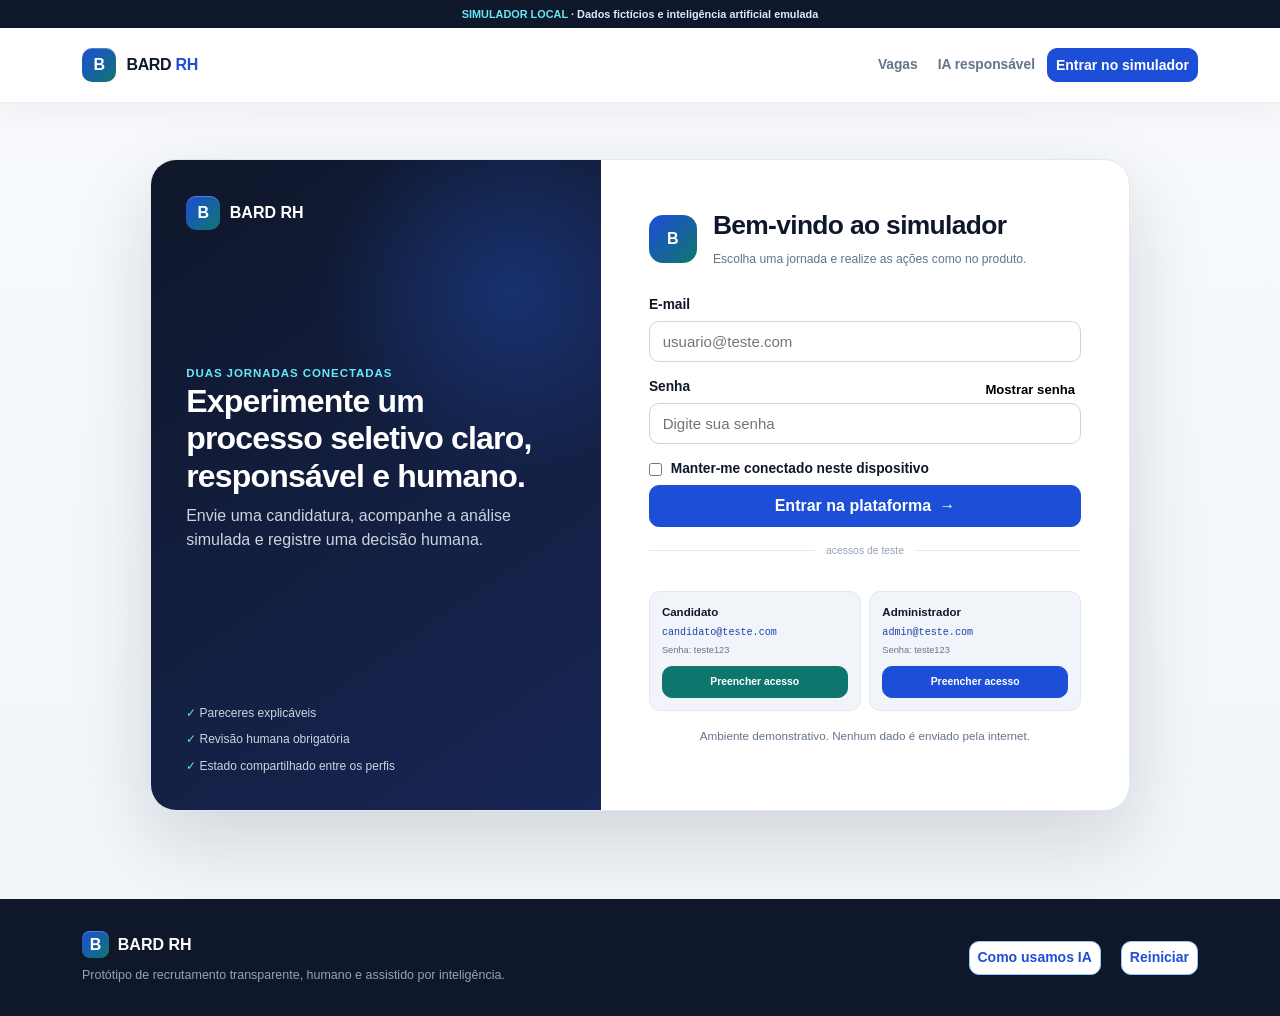
<file: index.html>
<!doctype html>
<html lang="pt-BR">
<head>
    <meta charset="utf-8">
    <meta name="viewport" content="width=device-width, initial-scale=1">
    <meta name="theme-color" content="#0f172a">
    <meta name="description" content="Simulador interativo das jornadas do candidato e do administrador no BARD RH.">
    <title>Simulador de jornadas — BARD RH</title>
    <link rel="stylesheet" href="vendor/bootstrap/bootstrap.min.css?v=5.3.8">
    <link rel="stylesheet" href="css/base.css?v=20260816-bootstrap">
    <link rel="stylesheet" href="css/simulador.css?v=2">
</head>
<body>
    <a href="#conteudo" class="skip-link">Pular para o conteúdo</a>
    <div id="app" aria-live="polite"></div>

    <div class="modal fade" id="appModal" tabindex="-1" aria-labelledby="appModalTitle" aria-hidden="true">
        <div class="modal-dialog modal-dialog-centered modal-lg">
            <div class="modal-content">
                <div class="modal-header">
                    <h2 class="modal-title fs-5" id="appModalTitle">Confirmação</h2>
                    <button type="button" class="btn-close" data-bs-dismiss="modal" aria-label="Fechar"></button>
                </div>
                <div class="modal-body" id="appModalBody"></div>
                <div class="modal-footer" id="appModalFooter"></div>
            </div>
        </div>
    </div>

    <div class="toast-container position-fixed bottom-0 end-0 p-3" id="toastRegion" aria-live="polite" aria-atomic="true"></div>

    <script src="vendor/bootstrap/bootstrap.bundle.min.js?v=5.3.8"></script>
    <script src="js/data.js?v=2"></script>
    <script src="js/state.js?v=2"></script>
    <script src="js/router.js?v=2"></script>
    <script src="js/views.js?v=2"></script>
    <script src="js/app.js?v=2"></script>
</body>
</html>
</file>
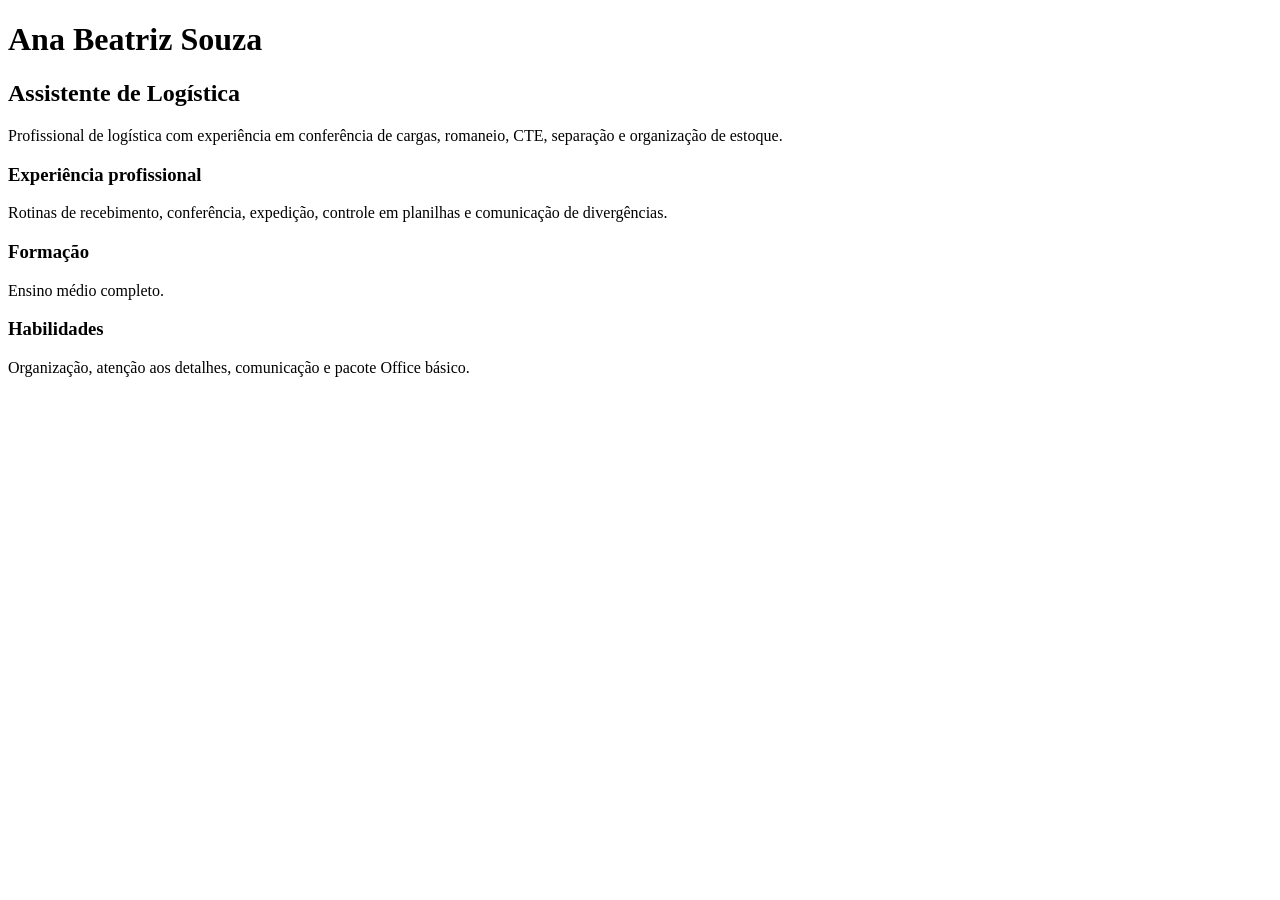
<file: assets/curriculo-ana-beatriz-souza.html>
<!doctype html>
<html lang="pt-BR">
<head><meta charset="utf-8"><title>Currículo demonstrativo — Ana Beatriz Souza</title></head>
<body>
<main>
    <h1>Ana Beatriz Souza</h1>
    <h2>Assistente de Logística</h2>
    <p>Profissional de logística com experiência em conferência de cargas, romaneio, CTE, separação e organização de estoque.</p>
    <h3>Experiência profissional</h3>
    <p>Rotinas de recebimento, conferência, expedição, controle em planilhas e comunicação de divergências.</p>
    <h3>Formação</h3><p>Ensino médio completo.</p>
    <h3>Habilidades</h3><p>Organização, atenção aos detalhes, comunicação e pacote Office básico.</p>
</main>
</body>
</html>
</file>
<file: css/simulador.css>
:root {
    --sim-navy: #0f172a;
    --sim-blue: #1d4ed8;
    --sim-teal: #0f766e;
    --sim-border: #e2e8f0;
    --sim-muted: #64748b;
}

body { min-width: 320px; overflow-x: hidden; }
#app { min-height: 100vh; display: flex; flex-direction: column; }
.sim-main { flex: 1; width: 100%; padding: 2rem 0 4rem; }
.sim-main:has(.auth-shell) { display: grid; align-items: center; }
.sim-demo-ribbon { padding: .38rem 1rem; color: #dbeafe; background: var(--sim-navy); text-align: center; overflow-wrap: anywhere; font-size: .68rem; font-weight: 700; }
.sim-demo-ribbon strong { color: #67e8f9; }
.sim-nav-button { border: 0; background: transparent; }
.sim-unread { min-width: 18px; height: 18px; display: inline-grid; place-items: center; border-radius: 999px; color: #fff; background: #dc2626; font-size: .58rem; }

.sim-guide { margin-bottom: 1rem; padding: 1rem 1.15rem; display: grid; grid-template-columns: auto minmax(0,1fr) auto; align-items: center; gap: 1rem; border: 1px solid #bfdbfe; border-radius: 16px; background: linear-gradient(135deg,#fff,#eff6ff); box-shadow: var(--shadow); }
.sim-guide-index { width: 44px; height: 44px; display: grid; place-items: center; border-radius: 13px; color: #fff; background: linear-gradient(135deg,var(--blue),var(--teal)); font-weight: 850; }
.sim-guide-copy { min-width: 0; }
.sim-guide-copy small,.sim-guide-copy strong,.sim-guide-copy span { display: block; }
.sim-guide-copy small { color: var(--blue); font-size: .62rem; font-weight: 850; letter-spacing: .06em; text-transform: uppercase; }
.sim-guide-copy strong { margin: .12rem 0; color: var(--navy); font-size: .84rem; }
.sim-guide-copy span { color: var(--muted); font-size: .72rem; }
.sim-guide-progress { height: 5px; margin-top: .55rem; overflow: hidden; border-radius: 5px; background: #dbeafe; }
.sim-guide-progress i { height: 100%; display: block; border-radius: inherit; background: linear-gradient(90deg,var(--blue),var(--teal)); transition: width .3s ease; }
.sim-guide-actions { display: flex; gap: .4rem; }
.sim-guide-mini { margin-bottom: 1rem; display: flex; justify-content: flex-end; }

.sim-login-wrap { width: 100%; min-width: 0; }
.sim-login-wrap .auth-shell { width: 100%; max-width: 980px; min-width: 0; margin: 1.5rem auto; }
.sim-login-wrap .auth-panel,.sim-login-wrap .auth-heading>div,.sim-login-wrap .auth-form,.sim-login-wrap .field { min-width: 0; }
.sim-login-wrap .auth-heading h1,.sim-login-wrap .auth-heading p { overflow-wrap: anywhere; }
.sim-login-wrap input { max-width: 100%; }
.sim-login-wrap .auth-story { min-height: 650px; }
.sim-credentials { margin-top: 1rem; display: grid; grid-template-columns: 1fr 1fr; gap: .55rem; }
.sim-credential { padding: .75rem; border: 1px solid var(--border); border-radius: 11px; background: var(--surface-soft); }
.sim-credential strong,.sim-credential code,.sim-credential small { display: block; }
.sim-credential strong { color: var(--navy); font-size: .72rem; }
.sim-credential code { margin: .25rem 0; color: var(--blue-dark); font-size: .63rem; word-break: break-all; }
.sim-credential small { color: var(--muted); font-size: .58rem; }
.sim-credential .btn { width: 100%; min-height: 32px; margin-top: .5rem; font-size: .65rem; }
.sim-password-wrap { position: relative; }
.sim-password-wrap input { padding-right: 4.8rem!important; }
.sim-password-toggle { position: absolute; right: .35rem; top: .35rem; min-height: 32px; padding: .25rem .55rem; border: 0; color: var(--blue); background: transparent; font-size: .68rem; font-weight: 750; }

.sim-hero { min-height: 190px; margin-bottom: 1.3rem; padding: 2.2rem; display: flex; align-items: center; justify-content: space-between; gap: 2rem; overflow: hidden; position: relative; border: 1px solid #bfdbfe; border-radius: 24px; background: radial-gradient(circle at 92% 10%,rgba(29,78,216,.14),transparent 32%),linear-gradient(135deg,#fff,#eff6ff); box-shadow: var(--shadow); }
.sim-hero.candidate { border-color: #99f6e4; background: radial-gradient(circle at 92% 10%,rgba(15,118,110,.15),transparent 32%),linear-gradient(135deg,#fff,#f0fdfa); }
.sim-hero h1 { margin: .35rem 0; font-size: clamp(2rem,4vw,3rem); }
.sim-hero p { max-width: 680px; margin: 0; color: var(--muted); }
.sim-hero-actions { display: flex; flex-wrap: wrap; gap: .5rem; position: relative; z-index: 1; }
.sim-section-title { margin: 2rem 0 1rem; display: flex; align-items: end; justify-content: space-between; gap: 1rem; }
.sim-section-title h2 { margin: 0; font-size: 1.55rem; }
.sim-section-title p { margin: .25rem 0 0; color: var(--muted); }

.sim-stats { margin-bottom: 1.3rem; display: grid; grid-template-columns: repeat(4,minmax(0,1fr)); gap: .8rem; }
.sim-stat { min-height: 105px; padding: 1rem; display: flex; align-items: center; gap: .8rem; border: 1px solid var(--border); border-radius: 15px; background: #fff; box-shadow: 0 5px 20px rgba(15,23,42,.05); }
.sim-stat-icon { flex: 0 0 42px; width: 42px; height: 42px; display: grid; place-items: center; border-radius: 12px; color: var(--blue); background: var(--blue-light); font-weight: 850; }
.sim-stat.teal .sim-stat-icon { color: var(--teal); background: var(--teal-light); }
.sim-stat.amber .sim-stat-icon { color: #b45309; background: #fef3c7; }
.sim-stat.violet .sim-stat-icon { color: #6d28d9; background: #ede9fe; }
.sim-stat strong,.sim-stat span { display: block; }
.sim-stat strong { color: var(--navy); font-size: 1.5rem; }
.sim-stat span { color: var(--muted); font-size: .65rem; font-weight: 650; }

.sim-dashboard { display: grid; grid-template-columns: minmax(0,1fr) 330px; align-items: start; gap: 1rem; }
.sim-panel { padding: 0; overflow: hidden; }
.sim-list-row { padding: 1rem 1.25rem; display: flex; align-items: center; gap: .8rem; color: var(--text); border-bottom: 1px solid var(--border); }
.sim-list-row:last-child { border-bottom: 0; }
.sim-list-row:hover { background: #f8fafc; }
.sim-list-icon { flex: 0 0 40px; width: 40px; height: 40px; display: grid; place-items: center; border-radius: 11px; color: var(--blue); background: var(--blue-light); font-weight: 850; }
.sim-list-copy { min-width: 0; flex: 1; }
.sim-list-copy strong,.sim-list-copy small { display: block; }
.sim-list-copy small { margin-top: .15rem; color: var(--muted); font-size: .66rem; }
.sim-notification { position: relative; }
.sim-notification.unread::after { content: ''; width: 8px; height: 8px; position: absolute; top: 1rem; right: 1rem; border-radius: 50%; background: #2563eb; }

.sim-filter { margin-bottom: 1rem; padding: 1rem; display: grid; grid-template-columns: 2fr repeat(3,1fr) auto; gap: .65rem; align-items: end; }
.sim-filter .field { margin: 0; }
.sim-job-grid { display: grid; grid-template-columns: repeat(3,minmax(0,1fr)); gap: 1rem; }
.sim-job { min-height: 285px; padding: 1.3rem; display: flex; flex-direction: column; }
.sim-job h2 { margin: 1rem 0 .35rem; font-size: 1.15rem; }
.sim-job p { color: var(--muted); font-size: .8rem; }
.sim-job-footer { margin-top: auto; padding-top: 1rem; display: flex; justify-content: space-between; align-items: center; gap: .5rem; border-top: 1px solid var(--border); }
.sim-job-footer strong { font-size: .78rem; }

.sim-detail-grid { display: grid; grid-template-columns: minmax(0,1fr) 380px; align-items: start; gap: 1rem; }
.sim-detail h2 { margin-top: 1.5rem; font-size: 1.2rem; }
.sim-detail .lead { color: #475569; }
.sim-sticky { position: sticky; top: 140px; }
.sim-file { padding: 1rem; display: grid; grid-template-columns: auto 1fr auto; align-items: center; gap: .8rem; border: 1px solid #bfdbfe; border-radius: 13px; background: #f8fbff; }
.sim-file-icon { width: 44px; height: 44px; display: grid; place-items: center; border-radius: 12px; color: var(--blue); background: var(--blue-light); font-weight: 850; }
.sim-file strong,.sim-file small { display: block; }
.sim-file strong { font-size: .78rem; word-break: break-word; }
.sim-file small { color: var(--muted); font-size: .62rem; }
.sim-file-actions { display: flex; flex-wrap: wrap; gap: .35rem; }
.sim-dropzone { padding: 2rem 1rem; display: grid; place-items: center; text-align: center; border: 2px dashed #93c5fd; border-radius: 14px; background: #f8fbff; cursor: pointer; transition: .18s; }
.sim-dropzone:hover,.sim-dropzone:focus,.sim-dropzone.is-over { border-color: var(--teal); background: #f0fdfa; outline: 0; box-shadow: 0 0 0 .25rem rgba(15,118,110,.1); }
.sim-dropzone strong,.sim-dropzone small { display: block; }
.sim-dropzone small { margin-top: .3rem; color: var(--muted); }
.sim-dropzone input { position: absolute; width: 1px; height: 1px; opacity: 0; pointer-events: none; }
.sim-upload-actions { margin-top: .75rem; display: flex; justify-content: flex-end; gap: .5rem; }

.sim-process { margin: 1rem 0; display: grid; grid-template-columns: repeat(4,1fr); gap: .5rem; }
.sim-process-step { min-height: 78px; padding: .75rem; display: flex; flex-direction: column; justify-content: center; border: 1px solid var(--border); border-radius: 12px; background: #fff; color: var(--muted); font-size: .68rem; }
.sim-process-step strong { display: block; margin-bottom: .2rem; color: inherit; }
.sim-process-step.done { color: #166534; border-color: #bbf7d0; background: #f0fdf4; }
.sim-process-step.active { color: var(--blue-dark); border-color: #93c5fd; background: #eff6ff; box-shadow: 0 0 0 3px rgba(37,99,235,.06); }
.sim-timeline { margin: 0; padding: 0; list-style: none; }
.sim-timeline li { padding: 0 0 1.2rem 1.7rem; position: relative; border-left: 2px solid #cbd5e1; }
.sim-timeline li:last-child { border-left-color: transparent; }
.sim-timeline li::before { content: ''; width: 12px; height: 12px; position: absolute; top: .15rem; left: -7px; border: 3px solid #fff; border-radius: 50%; background: var(--teal); box-shadow: 0 0 0 2px #99f6e4; }
.sim-timeline strong,.sim-timeline small { display: block; }
.sim-timeline small { margin-top: .2rem; color: var(--muted); font-size: .65rem; }

.sim-score-ring { width: 112px; height: 112px; display: grid; place-items: center; border-radius: 50%; background: conic-gradient(var(--blue) var(--score),#e2e8f0 0); position: relative; }
.sim-score-ring::after { content: ''; width: 82px; height: 82px; position: absolute; border-radius: 50%; background: #fff; }
.sim-score-ring strong { position: relative; z-index: 1; color: var(--blue); font-size: 1.6rem; }
.sim-ai-summary { display: grid; grid-template-columns: auto 1fr; align-items: center; gap: 1.2rem; }
.sim-ai-banner { margin: 1rem 0; padding: 1rem; display: grid; grid-template-columns: auto 1fr; gap: .8rem; border: 1px solid #99f6e4; border-radius: 13px; background: #f0fdfa; }
.sim-ai-banner span { width: 38px; height: 38px; display: grid; place-items: center; border-radius: 11px; color: #fff; background: var(--teal); font-weight: 850; }
.sim-ai-banner strong,.sim-ai-banner small { display: block; }
.sim-ai-banner small { margin-top: .2rem; color: #475569; }
.sim-dimension { margin-bottom: .85rem; }
.sim-dimension-head { margin-bottom: .3rem; display: flex; justify-content: space-between; gap: 1rem; font-size: .74rem; }
.sim-dimension-head small { color: var(--muted); }
.sim-progress { height: 7px; overflow: hidden; border-radius: 7px; background: #e2e8f0; }
.sim-progress i { height: 100%; display: block; border-radius: inherit; background: linear-gradient(90deg,var(--blue),var(--teal)); }
.sim-evidence-list { display: grid; gap: .6rem; }
.sim-evidence { padding: .85rem; display: grid; grid-template-columns: 1fr auto; gap: .8rem; border: 1px solid var(--border); border-radius: 11px; background: #fff; }
.sim-evidence strong,.sim-evidence small { display: block; }
.sim-evidence small { margin-top: .2rem; color: var(--muted); font-size: .66rem; }

.sim-kanban-wrap { overflow-x: auto; padding-bottom: .7rem; }
.sim-kanban { min-width: 1640px; display: grid; grid-template-columns: repeat(7,225px); align-items: start; gap: .75rem; }
.sim-kanban-column { min-height: 300px; padding: .7rem; border: 1px solid var(--border); border-radius: 14px; background: #eef2f7; }
.sim-kanban-head { margin-bottom: .65rem; display: flex; align-items: center; justify-content: space-between; gap: .4rem; }
.sim-kanban-head h2 { margin: 0; font-size: .76rem; }
.sim-candidate-card { margin-bottom: .55rem; padding: .8rem; display: block; color: var(--text); border: 1px solid var(--border); border-radius: 11px; background: #fff; box-shadow: 0 3px 12px rgba(15,23,42,.05); }
.sim-candidate-card:hover { color: var(--text); border-color: #93c5fd; transform: translateY(-1px); }
.sim-candidate-card strong,.sim-candidate-card small { display: block; }
.sim-candidate-card small { margin-top: .2rem; color: var(--muted); font-size: .62rem; }
.sim-card-score { margin-top: .65rem; display: flex; align-items: center; justify-content: space-between; font-size: .67rem; }

.sim-decision-card { border-top: 4px solid var(--teal); }
.sim-interview-fields { padding: 1rem; border: 1px solid #bfdbfe; border-radius: 12px; background: #f8fbff; }
.sim-human-label { display: inline-flex; align-items: center; gap: .4rem; color: var(--teal); font-size: .7rem; font-weight: 850; letter-spacing: .04em; text-transform: uppercase; }
.sim-audit-filters { display: grid; grid-template-columns: 1fr auto; gap: .6rem; align-items: end; }
.sim-empty { padding: 2.5rem; text-align: center; color: var(--muted); border: 1px dashed #94a3b8; border-radius: 14px; }
.sim-safe-preview { padding: 1.2rem; border: 1px solid var(--border); border-radius: 12px; background: #fff; }
.sim-safe-preview h3 { margin-top: 1rem; font-size: 1rem; }
.sim-safe-preview p { color: #475569; }

@media (max-width: 991.98px) {
    .sim-stats { grid-template-columns: repeat(2,1fr); }
    .sim-dashboard,.sim-detail-grid { grid-template-columns: 1fr; }
    .sim-sticky { position: static; }
    .sim-job-grid { grid-template-columns: repeat(2,1fr); }
    .sim-filter { grid-template-columns: repeat(2,1fr); }
    .sim-filter .sim-search { grid-column: 1/-1; }
    .sim-filter .btn { width: 100%; }
}

@media (max-width: 767.98px) {
    .sim-main { padding-top: 1rem; }
    .sim-guide { grid-template-columns: auto 1fr; }
    .sim-guide-actions { grid-column: 1/-1; justify-content: flex-end; }
    .sim-hero { padding: 1.4rem; align-items: flex-start; flex-direction: column; }
    .sim-hero-actions { width: 100%; }
    .sim-hero-actions .btn { flex: 1; }
    .sim-stats,.sim-job-grid,.sim-filter,.sim-credentials,.sim-ai-summary { grid-template-columns: 1fr; }
    .sim-filter .sim-search { grid-column: auto; }
    .sim-file { grid-template-columns: auto 1fr; }
    .sim-file-actions { grid-column: 1/-1; }
    .sim-process { grid-template-columns: 1fr 1fr; }
    .sim-score-ring { margin: auto; }
    .sim-evidence { grid-template-columns: 1fr; }
    .sim-login-wrap .auth-shell { max-width: 100%; }
    .sim-login-wrap .auth-story { min-height: 240px; }
    .sim-login-wrap .auth-panel { width: 100%; overflow: hidden; }
}

@media (max-width: 420px) {
    .sim-stats,.sim-process { grid-template-columns: 1fr; }
    .sim-guide-index { display: none; }
    .sim-guide { grid-template-columns: 1fr; }
    .sim-guide-actions { grid-column: 1; }
}

@media (prefers-reduced-motion: reduce) {
    *,*::before,*::after { scroll-behavior: auto!important; transition-duration: .01ms!important; animation-duration: .01ms!important; animation-iteration-count: 1!important; }
}
</file>
<file: css/base.css>
/* BARD RH — identidade visual sobre Bootstrap 5.3.8. */
:root {
    --navy:#0f172a;--navy-soft:#172554;--blue:#1d4ed8;--blue-dark:#1e40af;--blue-light:#dbeafe;
    --teal:#0f766e;--teal-light:#ccfbf1;--surface:#f8fafc;--surface-soft:#f1f5f9;--border:#e2e8f0;
    --text:#1e293b;--muted:#64748b;--success:#15803d;--warning:#b45309;--error:#b91c1c;--white:#fff;
    --radius:14px;--radius-lg:24px;--shadow:0 8px 28px rgba(15,23,42,.07);--shadow-lg:0 24px 70px rgba(15,23,42,.15);
    --font:Inter,ui-sans-serif,-apple-system,BlinkMacSystemFont,"Segoe UI",sans-serif;
    --bs-primary:#1d4ed8;--bs-primary-rgb:29,78,216;--bs-body-font-family:var(--font);--bs-body-color:var(--text);
    --bs-body-bg:var(--surface-soft);--bs-border-color:var(--border);--bs-link-color:var(--blue);--bs-link-hover-color:var(--blue-dark);
}

html{scroll-behavior:smooth}body{min-height:100vh;display:flex;flex-direction:column;background:linear-gradient(180deg,#f8fafc,#f1f5f9);-webkit-font-smoothing:antialiased}
h1,h2,h3,h4{color:var(--navy);font-weight:750;line-height:1.18;letter-spacing:-.025em}a{text-decoration:none}.skip-link{position:fixed;z-index:2000;top:-100px;left:1rem;padding:.7rem 1rem;color:#fff;background:var(--navy);border-radius:0 0 8px 8px}.skip-link:focus{top:0}
.page-content{width:100%;flex:1;padding-top:2rem;padding-bottom:4rem}.page-content:has(.hero){padding-top:0}.container-narrow{max-width:680px;margin-inline:auto}.eyebrow{display:block;color:var(--blue);font-size:.72rem;font-weight:850;letter-spacing:.08em;text-transform:uppercase}.eyebrow-light{color:#67e8f9}.text-link{font-size:.82rem;font-weight:750}.text-link-light{color:#bae6fd;font-size:.82rem;font-weight:750}

/* Bootstrap navigation, themed for BARD RH. */
.topbar{z-index:1030;border-bottom:1px solid rgba(15,23,42,.08);background:rgba(255,255,255,.97);box-shadow:0 8px 30px rgba(15,23,42,.05);backdrop-filter:blur(18px)}
.topbar .navbar{min-height:74px;padding-block:.55rem}.topbar-brand{display:inline-flex;align-items:center;gap:.65rem;color:var(--navy);font-size:1rem;font-weight:850;letter-spacing:-.02em}.topbar-brand:hover{color:var(--navy)}.topbar-brand b{color:var(--blue)}
.brand-mark{width:34px;height:34px;display:inline-grid;place-items:center;border-radius:10px;color:#fff;background:linear-gradient(135deg,var(--blue),var(--teal));box-shadow:inset 0 1px rgba(255,255,255,.25);font-weight:850}
.topbar .nav-link{position:relative;color:#64748b;font-size:.86rem;font-weight:700}.topbar .nav-link:hover,.topbar .nav-link.active{color:var(--navy)}.topbar .nav-link.active::after{content:"";height:2px;position:absolute;right:.5rem;bottom:.1rem;left:.5rem;border-radius:2px;background:#60a5fa}.navbar-toggler{border-color:#cbd5e1}.navbar-toggler:focus{box-shadow:0 0 0 .2rem rgba(29,78,216,.15)}
.user-menu-toggle{min-width:192px;padding:.35rem .5rem;display:flex;align-items:center;gap:.55rem;border:1px solid #cbd5e1;border-radius:12px;color:var(--navy);background:#fff;text-align:left}.user-avatar{flex:0 0 34px;width:34px;height:34px;display:inline-grid;place-items:center;border-radius:10px;color:#fff;background:linear-gradient(135deg,#2563eb,#0f766e);font-size:.72rem;font-weight:850}.user-summary{min-width:0;flex:1}.user-summary strong,.user-summary small{max-width:122px;display:block;overflow:hidden;text-overflow:ellipsis;white-space:nowrap}.user-summary strong{font-size:.75rem}.user-summary small{color:var(--muted);font-size:.62rem}.user-menu-panel{min-width:260px;padding:.5rem;border-color:var(--border);border-radius:14px;box-shadow:0 20px 50px rgba(15,23,42,.18)}.user-menu-head{padding:.6rem .7rem .75rem;border-bottom:1px solid var(--border)}.user-menu-head strong,.user-menu-head small{display:block}.user-menu-head strong{font-size:.8rem}.user-menu-head small{color:var(--muted);font-size:.68rem}.user-menu-panel .dropdown-item{padding:.6rem .7rem;border-radius:8px;font-size:.76rem;font-weight:650}.user-menu-panel .dropdown-item:hover{color:var(--blue-dark);background:#eff6ff}
.workspace-bar{border-top:1px solid rgba(255,255,255,.08);background:#111c32}.workspace-inner{min-height:43px;display:flex;align-items:center;justify-content:space-between;gap:1.5rem}.workspace-label{display:flex;align-items:center;gap:.5rem;color:#93c5fd;font-size:.66rem;font-weight:800;letter-spacing:.07em;text-transform:uppercase;white-space:nowrap}.workspace-label i{width:7px;height:7px;border-radius:50%;background:#2dd4bf;box-shadow:0 0 0 4px rgba(45,212,191,.1)}.workspace-inner .nav{overflow-x:auto;scrollbar-width:none}.workspace-inner .nav-link{padding:.5rem .72rem;border-radius:8px;color:#94a3b8;font-size:.7rem;white-space:nowrap}.workspace-inner .nav-link::after{display:none}.workspace-inner .nav-link:hover,.workspace-inner .nav-link.active{color:#fff;background:rgba(255,255,255,.08)}

/* Bootstrap base components with a compact product theme. */
.card{padding:1.5rem;border-color:var(--border);border-radius:var(--radius);background:#fff;box-shadow:var(--shadow)}.card+.card{margin-top:1rem}.btn{--bs-btn-color:#fff;--bs-btn-bg:var(--blue);--bs-btn-border-color:var(--blue);--bs-btn-hover-color:#fff;--bs-btn-hover-bg:var(--blue-dark);--bs-btn-hover-border-color:var(--blue-dark);--bs-btn-border-radius:10px;min-height:42px;display:inline-flex;align-items:center;justify-content:center;gap:.5rem;font-weight:700}.btn-sm{min-height:34px}.btn-primary{--bs-btn-bg:var(--blue);--bs-btn-border-color:var(--blue);--bs-btn-hover-bg:var(--blue-dark);--bs-btn-hover-border-color:var(--blue-dark)}.btn-secondary{--bs-btn-color:var(--blue);--bs-btn-bg:#fff;--bs-btn-border-color:#93c5fd;--bs-btn-hover-color:var(--blue);--bs-btn-hover-bg:var(--blue-light);--bs-btn-hover-border-color:#60a5fa}.btn-teal{--bs-btn-color:#fff;--bs-btn-bg:var(--teal);--bs-btn-border-color:var(--teal);--bs-btn-hover-color:#fff;--bs-btn-hover-bg:#115e59;--bs-btn-hover-border-color:#115e59}.btn-danger{--bs-btn-bg:var(--error);--bs-btn-border-color:var(--error)}.btn-light{--bs-btn-color:var(--navy);--bs-btn-bg:#fff;--bs-btn-border-color:#fff;--bs-btn-hover-color:var(--navy);--bs-btn-hover-bg:#eff6ff}.btn-block{width:100%}
.field{margin-bottom:1rem}.field label,label{margin-bottom:.35rem;color:var(--navy);font-size:.86rem;font-weight:700}.field input:not([type=checkbox]):not([type=radio]),.field select,.field textarea,.filter-bar input:not([type=checkbox]):not([type=radio]),.filter-bar select{width:100%;padding:.7rem .8rem;border:1px solid #cbd5e1;border-radius:10px;color:var(--text);background:#fff;font:.94rem var(--font)}.field input:focus,.field select:focus,.field textarea:focus,.filter-bar input:not([type=checkbox]):not([type=radio]):focus,.filter-bar select:focus{border-color:#60a5fa;outline:0;box-shadow:0 0 0 .25rem rgba(96,165,250,.13)}textarea{min-height:7rem;resize:vertical}.help-text{margin-top:.3rem;color:var(--muted);font-size:.72rem}.field-error{margin-top:.25rem;color:var(--error);font-size:.82rem}.form-grid,.grid-2{display:grid;grid-template-columns:repeat(2,minmax(0,1fr));gap:1rem}.grid-3{display:grid;grid-template-columns:repeat(3,minmax(0,1fr));gap:1rem}.checkbox-row{display:flex;align-items:center;gap:.55rem}.checkbox-row input{flex:0 0 auto}.label-row{display:flex;align-items:center;justify-content:space-between;gap:1rem}
.badge{padding:.35rem .58rem;border-radius:999px;font-size:.66rem;font-weight:750}.badge-blue{color:#1e40af;background:#dbeafe}.badge-green{color:#166534;background:#dcfce7}.badge-amber{color:#92400e;background:#fef3c7}.badge-red{color:#991b1b;background:#fee2e2}.badge-gray{color:#475569;background:#e2e8f0}.alert{border-radius:12px}.inline-form{display:inline}.section-heading,.section-heading-row,.page-heading{margin-bottom:1.5rem}.section-heading-row,.page-heading{display:flex;align-items:flex-end;justify-content:space-between;gap:2rem}.section-heading h1,.page-heading h1{font-size:clamp(1.85rem,3vw,2.75rem)}.section-heading p,.page-heading p{max-width:700px;margin:.45rem 0 0;color:var(--muted)}.centered{text-align:center}.centered p{margin-inline:auto}
.table-scroll,.table-wrap{overflow-x:auto}.table{--bs-table-bg:transparent;--bs-table-border-color:var(--border);margin:0;font-size:.82rem}.table th{padding:.8rem;color:#64748b;font-size:.67rem;letter-spacing:.04em;text-transform:uppercase;white-space:nowrap}.table td{padding:.8rem;vertical-align:middle}.table-card{padding:0;overflow:hidden}.table-card .table-scroll{padding:0 .8rem .8rem}.card-heading{padding:1.25rem 1.35rem;display:flex;align-items:center;justify-content:space-between;gap:1rem;border-bottom:1px solid var(--border)}.card-heading h2{font-size:1.15rem}.card-heading p{margin:.2rem 0 0;color:var(--muted);font-size:.72rem}.table-primary{display:flex;align-items:center;gap:.7rem;min-width:220px}.table-primary strong,.table-primary small,.table-subtitle{display:block}.table-primary strong{font-size:.8rem}.table-primary small,.table-subtitle{margin-top:.15rem;color:var(--muted);font-size:.65rem}.table-actions{display:flex;gap:.4rem}.table-action{width:32px;height:32px;display:grid;place-items:center;border-radius:9px;color:var(--blue);background:var(--blue-light);font-weight:900}.audit-action{padding:.32rem .52rem;border-radius:7px;color:#334155;background:var(--surface-soft);font:650 .65rem ui-monospace,monospace}

/* Home. */
.hero{min-height:640px;margin-inline:calc(50% - 50vw);padding:max(4.5rem,8vh) max(1.5rem,calc((100vw - 1150px)/2));display:grid;grid-template-columns:minmax(0,1.15fr) minmax(360px,.85fr);align-items:center;gap:4rem;position:relative;overflow:hidden;color:#e2e8f0;background:radial-gradient(circle at 82% 35%,rgba(37,99,235,.3),transparent 28%),linear-gradient(125deg,#0f172a 0%,#172554 68%,#134e4a 120%)}.hero-content{position:relative;z-index:2}.hero h1{max-width:760px;margin:.7rem 0 1.2rem;color:#fff;font-size:clamp(3rem,5vw,5rem);letter-spacing:-.055em}.hero h1 em{color:#67e8f9;font-style:normal}.hero-content>p{max-width:700px;color:#dbeafe;font-size:1.08rem}.hero-search{max-width:650px;margin-top:1.8rem;padding:.45rem .5rem .45rem 1rem;display:grid;grid-template-columns:auto 1fr auto;align-items:center;gap:.5rem;border-radius:14px;background:#fff;box-shadow:0 18px 45px rgba(2,6,23,.22)}.hero-search input{width:100%;padding:.65rem;border:0;outline:0}.hero-search .btn{min-height:44px}.hero-trust{margin-top:1rem;display:flex;flex-wrap:wrap;gap:.7rem 1.2rem;color:#99f6e4;font-size:.75rem;font-weight:700}.hero-panel{min-height:380px;position:relative}.floating-card{position:absolute;border:1px solid rgba(255,255,255,.3);border-radius:18px;background:rgba(255,255,255,.94);box-shadow:0 30px 80px rgba(2,6,23,.35);backdrop-filter:blur(14px)}.floating-card-main{width:330px;padding:1.55rem;top:55px;left:10px;transform:rotate(-2deg)}.floating-card-main strong{display:block;margin-top:1rem;color:var(--navy)}.floating-card-main p{margin:.5rem 0 0;color:var(--muted);font-size:.82rem}.mini-label{color:var(--blue);font-size:.65rem;font-weight:850;letter-spacing:.07em;text-transform:uppercase}.mini-progress{margin-top:1rem;display:grid;grid-template-columns:repeat(5,1fr);gap:.35rem}.mini-progress i{height:5px;border-radius:5px;background:var(--border)}.mini-progress i:nth-child(-n+3){background:var(--blue)}.floating-card-stat{right:10px;bottom:42px;padding:1.2rem 1.35rem;transform:rotate(4deg)}.floating-card-stat strong,.floating-card-stat span{display:block}.floating-card-stat strong{color:var(--blue);font-size:2rem}.floating-card-stat span{color:var(--muted);font-size:.7rem}.hero-orbit{position:absolute;border:1px solid rgba(96,165,250,.35);border-radius:50%}.hero-orbit-one{inset:15px -10px}.hero-orbit-two{inset:75px 35px}
.impact-strip{margin:0 calc(50% - 50vw);padding:1.15rem max(1.5rem,calc((100vw - 1152px)/2));display:grid;grid-template-columns:repeat(4,1fr);gap:1rem;color:#cbd5e1;background:#111827}.impact-strip>div{padding:.35rem 1rem;display:flex;flex-direction:column;border-left:1px solid #334155}.impact-strip>div:first-child{border-left:0}.impact-strip strong{color:#fff;font-size:1.3rem}.impact-strip span{font-size:.7rem}.audience-section,.jobs-section{padding-top:5rem}.audience-grid{display:grid;grid-template-columns:repeat(2,minmax(0,1fr));gap:1rem}.audience-card{min-height:290px;padding:2rem;display:grid;grid-template-columns:auto 1fr;gap:1.3rem;border:1px solid var(--border);border-radius:var(--radius-lg);background:#fff;box-shadow:var(--shadow)}.audience-card h3{font-size:1.55rem}.audience-card p{min-height:78px;color:var(--muted)}.audience-icon{width:58px;height:58px;display:grid;place-items:center;border-radius:16px;color:#fff;background:var(--teal);font-size:1.5rem;font-weight:850}.audience-company .audience-icon{background:var(--blue)}.job-grid{display:grid;grid-template-columns:repeat(3,minmax(0,1fr));gap:1rem}.job-card{color:var(--text);transition:transform .18s,border-color .18s,box-shadow .18s}.job-card:hover{transform:translateY(-3px);border-color:#93c5fd;box-shadow:0 16px 38px rgba(15,23,42,.11)}.job-card-rich{min-height:270px;padding:1.25rem;display:flex;flex-direction:column;justify-content:space-between}.job-card-top,.job-card-footer{display:flex;align-items:center;justify-content:space-between;gap:.6rem}.company-avatar{flex:0 0 42px;width:42px;height:42px;display:grid;place-items:center;border-radius:12px;color:var(--blue);background:var(--blue-light);font-weight:850}.job-card h3{margin-top:1rem;font-size:1.14rem}.job-company,.job-meta{color:var(--muted);font-size:.84rem}.job-card-footer{margin-top:1rem;padding-top:1rem;border-top:1px solid var(--border);font-size:.8rem}.job-card-footer span{color:var(--blue);font-weight:750}.human-ai-banner,.governance-banner{margin:4rem 0 1rem;padding:2rem 2.2rem;display:grid;grid-template-columns:auto 1fr auto;align-items:center;gap:1.5rem;border-radius:var(--radius-lg);color:#cbd5e1;background:linear-gradient(125deg,var(--navy),var(--blue-dark));box-shadow:var(--shadow-lg)}.human-ai-banner h2,.governance-banner h2{color:#fff}.human-ai-banner p,.governance-banner p{margin-bottom:0}.banner-symbol{width:70px;height:70px;display:grid;place-items:center;border:1px solid rgba(255,255,255,.2);border-radius:20px;color:#67e8f9;background:rgba(255,255,255,.08);font-weight:850}

/* Dashboards and entities. */
.page-heading-hero{min-height:185px;padding:2.1rem 2.3rem;align-items:center;position:relative;overflow:hidden;border:1px solid #c7d2fe;border-radius:var(--radius-lg);background:radial-gradient(circle at 90% 15%,rgba(37,99,235,.13),transparent 28%),linear-gradient(135deg,#fff,#eff6ff);box-shadow:var(--shadow)}.page-heading-hero::after{content:"";width:210px;height:210px;position:absolute;right:-90px;bottom:-130px;border:1px solid #bfdbfe;border-radius:50%}.page-heading-hero>*{position:relative;z-index:1}.company-heading{border-color:#99f6e4;background:radial-gradient(circle at 90% 15%,rgba(15,118,110,.13),transparent 28%),linear-gradient(135deg,#fff,#f0fdfa)}.heading-status{min-width:155px;padding:.8rem 1rem;display:flex;align-items:center;gap:.75rem;border:1px solid #bfdbfe;border-radius:12px;background:rgba(255,255,255,.75)}.heading-status>span{width:11px;height:11px;border-radius:50%;background:#10b981;box-shadow:0 0 0 5px rgba(16,185,129,.12)}.heading-status small,.heading-status strong{display:block}.heading-status small{color:var(--muted);font-size:.62rem}.heading-status strong{font-size:.78rem}.company-monogram{flex:0 0 68px;width:68px;height:68px;display:grid;place-items:center;border-radius:20px;color:#fff;background:linear-gradient(135deg,var(--blue),var(--teal));font-size:1.6rem;font-weight:900;box-shadow:0 14px 30px rgba(15,118,110,.2)}
.stats-grid{margin:1.25rem 0 2rem;display:grid;grid-template-columns:repeat(4,minmax(0,1fr));gap:1rem}.stats-grid-admin{grid-template-columns:repeat(3,minmax(0,1fr))}.stat-card{min-height:112px;padding:1.15rem;display:flex;align-items:center;gap:1rem;border:1px solid var(--border);border-radius:16px;background:#fff;box-shadow:0 5px 20px rgba(15,23,42,.05)}.stat-icon{flex:0 0 46px;width:46px;height:46px;display:grid;place-items:center;border-radius:13px;color:var(--blue);background:var(--blue-light);font-weight:900}.stat-card strong,.stat-card span{display:block}.stat-card strong{font-size:1.7rem}.stat-card span{margin-top:.35rem;color:var(--muted);font-size:.7rem;font-weight:650}.stat-teal .stat-icon{color:var(--teal);background:var(--teal-light)}.stat-violet .stat-icon{color:#6d28d9;background:#ede9fe}.stat-amber .stat-icon{color:var(--warning);background:#fef3c7}.stat-red .stat-icon{color:var(--error);background:#fee2e2}.stat-navy .stat-icon{color:#fff;background:var(--navy)}.section-block{margin:2.4rem 0}.action-grid{display:grid;grid-template-columns:repeat(4,1fr);gap:1rem}.action-card{min-height:145px;padding:1.2rem;display:grid;grid-template-columns:auto 1fr auto;align-items:center;gap:.85rem;border:1px solid var(--border);border-radius:16px;color:var(--text);background:#fff;box-shadow:var(--shadow);transition:.18s}.action-card:hover{transform:translateY(-3px);border-color:#93c5fd}.action-card>span{width:44px;height:44px;display:grid;place-items:center;border-radius:12px;color:var(--blue);background:var(--blue-light);font-weight:900}.action-card strong,.action-card small{display:block}.action-card strong{font-size:.9rem}.action-card small{margin-top:.3rem;color:var(--muted);font-size:.67rem}.dashboard-grid{display:grid;grid-template-columns:minmax(0,1fr) 315px;align-items:start;gap:1rem}.dashboard-main{padding:0;overflow:hidden}.dashboard-side .card{margin:0}.activity-list>a{padding:1rem 1.35rem;display:grid;grid-template-columns:auto 1fr auto auto;align-items:center;gap:.85rem;color:var(--text);border-bottom:1px solid var(--border)}.activity-list>a:hover{background:#f8fafc}.activity-icon{width:38px;height:38px;display:grid;place-items:center;border-radius:10px;color:var(--blue);background:var(--blue-light)}.activity-list strong,.activity-list small{display:block}.activity-list strong{font-size:.82rem}.activity-list small{color:var(--muted);font-size:.65rem}.quick-links a{padding:.8rem 0;display:flex;align-items:center;gap:.75rem;color:var(--text);border-top:1px solid var(--border)}.quick-links a>span{width:34px;height:34px;display:grid;place-items:center;border-radius:9px;color:var(--blue);background:var(--blue-light)}.quick-links strong,.quick-links small{display:block}.quick-links strong{font-size:.78rem}.quick-links small{color:var(--muted);font-size:.64rem}.mini-stats{margin:-.5rem 0 1.2rem;display:grid;grid-template-columns:repeat(3,1fr);gap:.7rem}.mini-stats>div{padding:.8rem 1rem;border:1px solid var(--border);border-radius:12px;background:#fff}.mini-stats strong,.mini-stats span{display:block}.mini-stats strong{font-size:1.15rem}.mini-stats span{color:var(--muted);font-size:.65rem}.score-cell{min-width:115px}.score-bar{height:5px;display:block;border-radius:5px;background:var(--border)}.score-bar i{height:100%;display:block;border-radius:inherit;background:linear-gradient(90deg,var(--blue),var(--teal))}.entity-grid{display:grid;grid-template-columns:repeat(3,1fr);gap:1rem}.entity-card{padding:1.35rem;border:1px solid var(--border);border-radius:18px;background:#fff;box-shadow:var(--shadow)}.entity-head{display:flex;align-items:center;justify-content:space-between}.entity-card .company-monogram{width:50px;height:50px;flex-basis:50px;border-radius:14px;font-size:1.15rem}.entity-card h2{margin-top:1rem;font-size:1.05rem}.entity-card p{min-height:45px;color:var(--muted);font-size:.75rem}.entity-metrics{padding-top:1rem;display:grid;grid-template-columns:1fr 1fr;border-top:1px solid var(--border)}.entity-metrics div+div{padding-left:1rem;border-left:1px solid var(--border)}.entity-metrics strong,.entity-metrics span{display:block}.entity-metrics span{color:var(--muted);font-size:.64rem}.empty-state{grid-column:1/-1;padding:3rem;text-align:center;border:1px dashed #94a3b8;border-radius:var(--radius)}.empty-icon{width:48px;height:48px;margin:0 auto .8rem;display:grid;place-items:center;border-radius:14px;color:var(--blue);background:var(--blue-light)}

/* Jobs, applications and forms. */
.filter-bar{margin-bottom:1.25rem;display:grid;grid-template-columns:2fr repeat(3,1fr) auto;align-items:end;gap:.75rem}.filter-bar .field{margin:0}.filter-bar-jobs{grid-template-columns:minmax(180px,1.4fr) minmax(280px,2fr) minmax(90px,.55fr) minmax(140px,.8fr) auto}.area-filter{margin:0;padding:0;border:0}.area-filter legend{margin-bottom:.35rem;color:var(--navy);font-size:.86rem;font-weight:700}.area-filter-options{min-height:46px;padding:.55rem .7rem;display:flex;align-items:center;flex-wrap:wrap;gap:.4rem .8rem;border:1px solid #cbd5e1;border-radius:10px;background:#fff}.area-filter-options label{margin:0;display:flex;align-items:center;gap:.3rem;font-size:.76rem;white-space:nowrap}.area-filter small{color:var(--muted);font-size:.66rem;font-weight:500}.filter-actions{display:flex;gap:.45rem}.jobs-pagination{margin-top:1.5rem;display:flex;align-items:center;justify-content:center;gap:1rem}.jobs-pagination span{color:var(--muted);font-size:.8rem;font-weight:700}.job-detail-layout{display:grid;grid-template-columns:minmax(0,1fr) 340px;align-items:start;gap:1.25rem}.job-detail{padding:clamp(1.4rem,3vw,2.4rem)}.job-detail h1{font-size:clamp(1.7rem,3vw,2.6rem)}.job-detail h2{margin-top:2rem;padding-top:1.2rem;border-top:1px solid var(--border);font-size:1.08rem}.job-lead{color:var(--muted)}.application-box{position:sticky;top:135px}.matching-criteria{margin:1.4rem 0;padding:1.15rem;border:1px solid var(--border);border-radius:12px;background:var(--surface-soft)}.matching-criteria legend{padding:0 .35rem;font-size:1rem;font-weight:800}.weight-input{display:flex;align-items:center;gap:.45rem}.weight-input span{color:var(--muted);font-weight:750}.process-tracker{margin:1.8rem 0 .4rem;display:grid;grid-template-columns:repeat(7,1fr)}.process-step{position:relative;display:flex;flex-direction:column;align-items:center;gap:.45rem;color:#94a3b8;text-align:center}.process-step::before{content:"";height:2px;position:absolute;z-index:0;top:15px;right:50%;width:100%;background:var(--border)}.process-step:first-child::before{display:none}.process-step>span{width:30px;height:30px;position:relative;z-index:1;display:grid;place-items:center;border:2px solid var(--border);border-radius:50%;background:#fff;font-size:.72rem;font-weight:800}.process-step small{font-size:.68rem;font-weight:700}.process-step.is-done{color:var(--teal)}.process-step.is-done::before{background:var(--teal)}.process-step.is-done>span{color:#fff;border-color:var(--teal);background:var(--teal)}.process-step.is-current{color:var(--blue)}.process-step.is-current>span{border-color:var(--blue);box-shadow:0 0 0 5px var(--blue-light)}.ai-opinion{border-left:4px solid var(--teal)}.ai-disclaimer{padding:.9rem 1rem;color:#475569;background:#f0fdfa;border:1px solid #99f6e4;border-radius:10px;font-size:.86rem}
.kanban{display:grid;grid-template-columns:repeat(4,minmax(250px,1fr));gap:1rem;overflow-x:auto}.kanban-column{min-height:220px;padding:1rem;border-radius:14px;background:#e2e8f0}.kanban-column h2{font-size:1rem}.kanban-column .card{margin-top:.75rem;padding:1rem}.audience-grid .card{margin-top:0}

/* Development roadmap. */
.roadmap-card{padding:clamp(1.25rem,3vw,2rem);overflow:hidden}.roadmap-heading{display:flex;align-items:flex-start;justify-content:space-between;gap:2rem}.roadmap-heading p{color:var(--muted)}.roadmap-duration{min-width:118px;padding:.9rem;display:flex;flex-direction:column;align-items:center;border:1px solid #bfdbfe;border-radius:14px;color:var(--blue-dark);background:#eff6ff}.roadmap-duration strong{font-size:2rem}.roadmap-notice{margin:1rem 0 1.7rem;padding:.8rem 1rem;display:flex;gap:.7rem;border:1px solid #bae6fd;border-radius:12px;background:#f0f9ff;font-size:.84rem}.roadmap-start{width:max-content;max-width:90%;margin:0 auto 2.5rem;padding:.65rem 1rem;display:flex;align-items:center;gap:.7rem;position:relative;border:2px solid var(--navy);border-radius:12px;background:#fff}.roadmap-start::after{content:"";width:2px;height:2.6rem;position:absolute;top:100%;left:50%;background:#94a3b8}.roadmap-start span{padding:.25rem .5rem;border-radius:999px;color:#fff;background:var(--navy);font-size:.66rem;font-weight:800}.roadmap-tracks{position:relative;display:grid;grid-template-columns:repeat(4,minmax(0,1fr));gap:.8rem}.roadmap-tracks::before{content:"";height:2px;position:absolute;z-index:0;top:-1.3rem;right:12.5%;left:12.5%;background:#94a3b8}.roadmap-track{--track-color:var(--blue);position:relative;z-index:1;padding:.8rem;border:1px solid var(--border);border-top:4px solid var(--track-color);border-radius:14px;background:#f8fafc}.roadmap-track::before{content:"";width:2px;height:1.3rem;position:absolute;bottom:100%;left:50%;background:#94a3b8}.roadmap-track-competencias{--track-color:var(--teal)}.roadmap-track-atitudes{--track-color:var(--warning)}.roadmap-track-valores{--track-color:var(--navy-soft)}.roadmap-track-header{display:flex;align-items:center;gap:.65rem}.roadmap-track-icon{flex:0 0 38px;width:38px;height:38px;display:grid;place-items:center;border-radius:11px;color:#fff;background:var(--track-color);font-weight:850}.roadmap-track-header small{display:block;color:var(--muted);font-size:.64rem}.roadmap-track-header h3{font-size:1.02rem}.roadmap-objective{min-height:78px;margin:.75rem 0 .9rem;padding:.65rem;border-radius:9px;color:#475569;background:#fff;font-size:.76rem}.roadmap-steps{display:grid;gap:.55rem}.roadmap-step{padding:.65rem;border:1px solid var(--border);border-left:3px solid var(--track-color);border-radius:9px;background:#fff}.roadmap-step strong,.roadmap-step small{display:block}.roadmap-step strong{font-size:.75rem}.roadmap-step small{color:var(--muted);font-size:.65rem}.roadmap-step p{margin:.45rem 0 0;font-size:.72rem}.roadmap-finish{margin-top:1.4rem;padding:1rem;display:grid;grid-template-columns:auto 1fr;gap:.75rem;border-radius:12px;color:#cbd5e1;background:var(--navy)}.roadmap-finish strong{color:#fff}

/* Authentication. */
.auth-shell{max-width:980px;min-height:610px;margin:1rem auto;display:grid;grid-template-columns:.92fr 1.08fr;overflow:hidden;border:1px solid var(--border);border-radius:26px;background:#fff;box-shadow:0 28px 80px rgba(15,23,42,.15)}.auth-story{padding:2.2rem;display:flex;flex-direction:column;justify-content:space-between;color:#cbd5e1;background:radial-gradient(circle at 80% 20%,rgba(37,99,235,.3),transparent 30%),linear-gradient(145deg,#0f172a,#172554)}.auth-brand{display:flex;align-items:center;gap:.6rem;color:#fff;font-weight:850}.auth-story h2{max-width:360px;color:#fff;font-size:2rem}.auth-story p{color:#cbd5e1}.auth-story ul{margin:0;padding:0;display:grid;gap:.55rem;list-style:none;font-size:.75rem}.auth-story li span{color:#5eead4}.auth-panel{padding:clamp(1.6rem,4vw,3rem);display:flex;flex-direction:column;justify-content:center}.auth-heading{margin-bottom:1.5rem;display:flex;align-items:center;gap:1rem}.auth-icon{flex:0 0 48px;width:48px;height:48px;display:grid;place-items:center;border-radius:14px;color:#fff;background:linear-gradient(135deg,var(--blue),var(--teal));font-weight:900}.auth-heading h1{font-size:1.65rem}.auth-heading p{margin:.25rem 0 0;color:var(--muted);font-size:.76rem}.auth-form .field{margin-bottom:.9rem}.auth-divider{margin:1rem 0;display:flex;align-items:center;gap:.7rem;color:#94a3b8;font-size:.65rem}.auth-divider::before,.auth-divider::after{content:"";height:1px;flex:1;background:var(--border)}.auth-footer-text{text-align:center;color:var(--muted);font-size:.73rem}.demo-access-link{margin-top:.8rem;padding:.75rem;display:grid;grid-template-columns:auto 1fr auto;align-items:center;gap:.7rem;border:1px solid #bfdbfe;border-radius:11px;color:var(--text);background:#eff6ff}.demo-access-link strong,.demo-access-link small{display:block}.demo-access-link strong{font-size:.7rem}.demo-access-link small{color:var(--muted);font-size:.6rem}.terms-check{align-items:flex-start;font-size:.7rem}.verification-note{margin-bottom:1rem;padding:1rem;display:flex;gap:.8rem;border:1px solid #bfdbfe;border-radius:12px;background:#eff6ff}

/* Demonstration guides. */
.guide-hero{min-height:425px;padding:3.8rem 4rem;display:grid;grid-template-columns:1fr auto;align-items:center;gap:2rem;position:relative;overflow:hidden;border-radius:var(--radius-lg);color:#e2e8f0;background:radial-gradient(circle at 92% 4%,rgba(37,99,235,.25),transparent 33%),linear-gradient(125deg,var(--navy),#1e3a8a);box-shadow:var(--shadow-lg)}.guide-hero h1{max-width:760px;margin:.7rem 0;color:#fff;font-size:clamp(2.5rem,5vw,4.3rem)}.guide-hero p{max-width:760px}.guide-hero-mark{width:150px;height:150px;display:grid;place-items:center;transform:rotate(4deg);border:1px solid rgba(255,255,255,.2);border-radius:30px;color:#fff;background:rgba(255,255,255,.09)}.guide-hero-mark span{font-size:3.4rem;font-weight:900}.guide-hero-mark small{margin-top:-2.7rem;font-weight:800}.guide-hero-actions{margin-top:1.5rem;display:flex;align-items:center;gap:1rem}.demo-warning{margin:1.2rem 0;padding:1rem 1.25rem;display:flex;align-items:center;gap:1rem;border:1px solid #fcd34d;border-radius:14px;color:#92400e;background:#fffbeb}.demo-warning-icon{width:38px;height:38px;display:grid;place-items:center;border-radius:50%;color:#fff;background:var(--warning);font-weight:900}.demo-warning strong,.demo-warning small{display:block}.guide-profile-grid{display:grid;grid-template-columns:repeat(3,1fr);gap:1rem}.guide-profile-card{min-height:340px;padding:1.65rem;position:relative;display:flex;flex-direction:column;border:1px solid var(--border);border-radius:20px;color:var(--text);background:#fff;box-shadow:var(--shadow);transition:.18s}.guide-profile-card:hover{transform:translateY(-4px)}.guide-profile-icon,.guide-page-icon{width:60px;height:60px;display:grid;place-items:center;border-radius:17px;color:#fff;background:var(--teal);font-size:1.55rem;font-weight:900}.guide-profile-company .guide-profile-icon,.guide-page-company .guide-page-icon{background:var(--blue)}.guide-profile-admin .guide-profile-icon,.guide-page-admin .guide-page-icon{background:var(--navy)}.guide-profile-card h2{margin-top:1.2rem}.guide-profile-card p{color:var(--muted)}.guide-profile-number{position:absolute;top:1.2rem;right:1.2rem;color:#cbd5e1;font-size:.72rem;font-weight:900}.guide-profile-nav{margin:1.3rem 0;display:flex;gap:.45rem}.guide-profile-nav a{padding:.55rem .8rem;border-radius:9px;color:#475569;background:#e2e8f0;font-size:.72rem;font-weight:750}.guide-profile-nav a.active{color:#fff;background:var(--blue)}.guide-page-hero{padding:2rem;display:grid;grid-template-columns:auto 1fr auto;align-items:center;gap:1.2rem;border:1px solid var(--border);border-radius:20px;background:#fff;box-shadow:var(--shadow)}.guide-page-hero p{margin-bottom:0;color:var(--muted)}.guide-access-card{margin-top:1rem;padding:1.4rem;border:1px solid var(--border);border-radius:16px;background:#fff}.guide-access-heading{display:flex;justify-content:space-between;gap:1rem}.credential-highlight{display:grid;grid-template-columns:1fr 1fr;gap:.7rem}.credential-highlight div{padding:.8rem;border-radius:10px;background:var(--surface-soft)}.credential-highlight small,.credential-highlight strong{display:block}.credential-highlight small{color:var(--muted);font-size:.65rem}.guide-section{margin-top:2rem}.guide-section-heading{margin-bottom:1rem}.guide-step{margin-top:1rem;padding:1.3rem;display:grid;grid-template-columns:minmax(0,.85fr) minmax(300px,1.15fr);align-items:center;gap:1.3rem;border:1px solid var(--border);border-radius:18px;background:#fff;box-shadow:var(--shadow)}.guide-step-reverse .guide-step-copy{order:2}.guide-step-number{width:35px;height:35px;display:grid;place-items:center;border-radius:10px;color:var(--blue);background:var(--blue-light);font-weight:900}.guide-step-copy p{color:var(--muted)}.guide-checklist{padding:0;list-style:none}.guide-checklist li{margin:.45rem 0;padding-left:1.25rem;position:relative;font-size:.82rem}.guide-checklist li::before{content:"✓";position:absolute;left:0;color:var(--teal);font-weight:900}.guide-screenshot{overflow:hidden;border:1px solid var(--border);border-radius:14px;background:var(--surface-soft)}.guide-screenshot img{width:100%;aspect-ratio:1.7;display:block;object-fit:cover;object-position:top}.guide-human-note{margin-top:1rem;padding:1rem;border-left:4px solid var(--teal);border-radius:10px;background:#f0fdfa}.guide-table-wrap{border:1px solid var(--border);border-radius:14px;background:#fff}.guide-table{min-width:760px}

.guide-runbook{margin:1.2rem 0;padding:1.5rem;border:1px solid #bfdbfe;border-radius:18px;background:#f8fbff;box-shadow:var(--shadow)}.guide-runbook-steps{margin:0;padding:0;display:grid;grid-template-columns:repeat(2,minmax(0,1fr));gap:.65rem;counter-reset:runbook;list-style:none}.guide-runbook-steps li{min-height:74px;padding:.85rem .9rem .85rem 3rem;position:relative;border:1px solid var(--border);border-radius:12px;background:#fff;font-size:.78rem}.guide-runbook-steps li::before{counter-increment:runbook;content:counter(runbook);width:27px;height:27px;position:absolute;top:.8rem;left:.8rem;display:grid;place-items:center;border-radius:8px;color:#fff;background:var(--blue);font-size:.65rem;font-weight:900}.guide-account-group{margin-top:.75rem;border:1px solid var(--border);border-radius:14px;background:#fff;overflow:hidden}.guide-account-group summary{padding:1rem 1.2rem;cursor:pointer;color:var(--navy);background:var(--surface-soft);font-size:.82rem;font-weight:800}.guide-account-group[open] summary{border-bottom:1px solid var(--border)}.guide-account-group .guide-table-wrap{border:0;border-radius:0}.guide-account-group code{white-space:nowrap}

/* Responsible AI institutional page. */
.ai-ethics-page{max-width:1160px;margin:auto}.ai-ethics-hero{padding:clamp(2rem,5vw,4.5rem);display:grid;grid-template-columns:1.4fr .6fr;align-items:center;gap:3rem;overflow:hidden;border-radius:28px;color:#dbeafe;background:radial-gradient(circle at 88% 15%,#2dd4bf33,transparent 28%),linear-gradient(135deg,#0f172a,#172554 58%,#134e4a);box-shadow:var(--shadow-lg)}.ai-ethics-hero h1{margin:.7rem 0 1.2rem;color:#fff;font-size:clamp(2.5rem,5vw,4.6rem);letter-spacing:-.055em}.ai-ethics-hero-copy>p{color:#cbd5e1;line-height:1.75}.ai-ethics-badges{display:flex;flex-wrap:wrap;gap:.5rem}.ai-ethics-badges span{padding:.4rem .65rem;border:1px solid #99f6e455;border-radius:999px;color:#99f6e4;font-size:.68rem;font-weight:800}.ai-purpose-card{padding:1.4rem;border:1px solid #ffffff33;border-radius:18px;background:#ffffff14}.ai-purpose-card strong{margin:.65rem 0;color:#fff;font-size:1.2rem}.ai-purpose-card small,.ai-purpose-card strong{display:block}.ai-purpose-card p{color:#cbd5e1;font-size:.76rem}.ai-ethics-index{margin:1rem 0 2.5rem;padding:.7rem;display:flex;justify-content:center;gap:.3rem;position:sticky;z-index:10;top:86px;overflow-x:auto;border:1px solid var(--border);border-radius:14px;background:#fffffff2;box-shadow:var(--shadow)}.ai-ethics-index a{padding:.55rem .7rem;border-radius:8px;color:#475569;font-size:.7rem;font-weight:750;white-space:nowrap}.ai-content-section{margin-top:1rem;padding:clamp(1.4rem,3.5vw,2.5rem);scroll-margin-top:165px;border:1px solid var(--border);border-radius:22px;background:#fff;box-shadow:var(--shadow)}.ai-section-heading{margin-bottom:1.5rem;display:flex;gap:1rem}.ai-section-heading>span{flex:0 0 42px;height:42px;display:grid;place-items:center;border-radius:12px;color:var(--blue);background:var(--blue-light);font-size:.7rem;font-weight:900}.ai-section-heading h2{font-size:clamp(1.5rem,3vw,2.15rem)}.ai-section-heading p:not(.eyebrow),.ai-prose-grid p{color:var(--muted)}.ai-prose-grid{display:grid;grid-template-columns:1.5fr .5fr;gap:1.3rem}.ai-prose-grid>div>p{line-height:1.75}.ai-definition-card,.ai-legal-note{padding:1.2rem;border:1px solid #99f6e4;border-radius:15px;background:#f0fdfa}.ai-definition-card p,.ai-legal-note p{margin:.4rem 0 0;font-size:.78rem}.ai-value-grid,.ai-business-grid,.ai-data-grid,.ai-principles-grid,.ai-stakeholder-grid{margin-top:1rem;display:grid;grid-template-columns:repeat(3,1fr);gap:.75rem}.ai-value-grid{grid-template-columns:repeat(4,1fr)}.ai-value-grid article,.ai-business-grid article,.ai-data-grid article,.ai-principles-grid article,.ai-stakeholder-grid article{padding:1rem;border:1px solid var(--border);border-radius:14px;background:var(--surface-soft)}.ai-process-flow{padding:0;display:grid;grid-template-columns:1fr 1fr;gap:.75rem;list-style:none}.ai-process-flow li{padding:1rem;display:grid;grid-template-columns:auto 1fr;gap:.8rem;border:1px solid var(--border);border-radius:14px;background:var(--surface-soft)}.ai-provider-grid,.ai-do-dont-grid{margin-top:1rem;display:grid;grid-template-columns:1fr 1fr;gap:.75rem}.ai-provider-grid article,.ai-do-dont-grid article{padding:1.1rem;border:1px solid #bfdbfe;border-radius:14px;background:#f8fbff}.ai-failure-note,.ai-ethics-quote{margin-top:1rem;padding:1rem;border-left:4px solid var(--teal);background:#f0fdfa}.ai-do-dont-grid ul{padding:0;list-style:none}.ai-do-dont-grid li{margin:.45rem 0;padding-left:1.3rem;position:relative;font-size:.78rem}.ai-do-dont-grid li:before{position:absolute;left:0;font-weight:900}.ai-do-card li:before{content:"✓";color:var(--teal)}.ai-dont-card{border-color:#fecaca!important;background:#fff7f7!important}.ai-dont-card li:before{content:"×";color:var(--error)}.ai-risk-table-wrap{border:1px solid var(--border);border-radius:15px}.ai-risk-table{min-width:920px}.ai-management-panel,.ai-ethics-footer{margin-top:1rem;padding:1.5rem;display:grid;grid-template-columns:.7fr 1.3fr;gap:2rem;border-radius:17px;color:#cbd5e1;background:linear-gradient(125deg,var(--navy),var(--blue-dark))}.ai-management-panel h3,.ai-ethics-footer h2{color:#fff}.ai-legal-note{border-color:#fcd34d;background:#fffbeb}.ai-checklist-section{background:#f0fdfa}.ai-checklist-section>ol{display:grid;grid-template-columns:1fr 1fr;gap:.6rem}.ai-ethics-footer{grid-template-columns:1fr auto;border-radius:22px}.ai-ethics-footer nav{display:flex;flex-direction:column;gap:.55rem}

/* Administrative AI configuration. */
.ai-config-page{max-width:1120px;margin:0 auto}.ai-config-hero{min-height:190px;padding:2.5rem;display:grid;grid-template-columns:auto 1fr auto;align-items:center;gap:1.4rem;position:relative;overflow:hidden;border-radius:var(--radius-lg);color:#fff;background:linear-gradient(125deg,var(--navy),#172554 64%,var(--blue-dark));box-shadow:var(--shadow-lg)}.ai-config-hero-icon{width:72px;height:72px;display:grid;place-items:center;border:1px solid rgba(255,255,255,.2);border-radius:20px;color:#67e8f9;background:rgba(255,255,255,.09);font-size:1.35rem;font-weight:900}.ai-config-hero h1{color:#fff;font-size:clamp(1.85rem,3.5vw,2.7rem)}.ai-config-hero p{margin-bottom:0;color:#cbd5e1}.ai-config-status{min-width:170px;padding:.75rem 1rem;display:flex;align-items:center;gap:.65rem;border:1px solid rgba(255,255,255,.16);border-radius:12px;background:rgba(255,255,255,.07)}.status-dot{width:10px;height:10px;border-radius:50%;background:#f59e0b;box-shadow:0 0 0 5px rgba(245,158,11,.13)}.status-dot.is-live{background:#2dd4bf}.ai-config-status small,.ai-config-status strong{display:block}.ai-config-status small{color:#94a3b8;font-size:.62rem}.ai-config-status strong{color:#fff;font-size:.82rem}.ai-config-context{margin:.8rem .3rem 1.4rem;display:flex;justify-content:space-between;gap:1rem;color:var(--muted);font-size:.72rem}.ai-config-form{display:flex;flex-direction:column;gap:1rem}.ai-config-section{padding:2rem;border:1px solid var(--border);border-radius:var(--radius-lg);background:#fff;box-shadow:var(--shadow)}.ai-config-section-heading{margin-bottom:1.5rem;display:flex;gap:.85rem}.ai-config-index{flex:0 0 36px;width:36px;height:36px;display:grid;place-items:center;border-radius:10px;color:var(--blue);background:var(--blue-light);font-size:.68rem;font-weight:900}.ai-config-section-heading h2{font-size:1.35rem}.ai-config-section-heading p{margin:.25rem 0 0;color:var(--muted);font-size:.82rem}.provider-options{display:grid;grid-template-columns:1fr 1fr;gap:.75rem}.provider-option{min-height:112px;padding:1rem;display:grid;grid-template-columns:auto 1fr auto;align-items:center;gap:.85rem;position:relative;border:2px solid var(--border);border-radius:14px;cursor:pointer}.provider-option.is-selected,.model-option.is-selected{border-color:var(--blue);background:#f8fbff;box-shadow:0 0 0 3px rgba(37,99,235,.07)}.provider-option input,.model-option input{position:absolute;opacity:0}.provider-option-icon{width:46px;height:46px;display:grid;place-items:center;border-radius:13px;color:#fff;background:var(--blue);font-weight:900}.simulation-icon{color:var(--teal);background:var(--teal-light)}.provider-option strong,.provider-option small{display:block}.provider-option small{color:var(--muted);font-size:.72rem}.provider-option i{padding:.18rem .45rem;border-radius:999px;color:var(--blue);background:var(--blue-light);font-size:.57rem;font-style:normal;font-weight:850}.api-key-panel{margin-top:1rem;padding:1rem;border:1px solid #bfdbfe;border-radius:13px;background:#f8fbff}.api-key-heading{display:flex;justify-content:space-between;gap:1rem}.api-key-heading p{color:var(--muted);font-size:.7rem}.key-configured{color:var(--success);font-size:.7rem;font-weight:800}.secret-input-wrap{display:flex}.secret-input-wrap input{flex:1;padding:.7rem;border:1px solid #cbd5e1;border-radius:10px 0 0 10px}.secret-toggle{padding:.6rem 1rem;border:1px solid #cbd5e1;border-left:0;border-radius:0 10px 10px 0;color:var(--blue);background:#fff;font-size:.7rem;font-weight:800}.model-options{display:grid;grid-template-columns:repeat(3,1fr);gap:.65rem}.model-option{min-height:165px;padding:.9rem;display:flex;flex-direction:column;position:relative;border:2px solid var(--border);border-radius:13px;cursor:pointer}.model-check{width:18px;height:18px;border:2px solid #cbd5e1;border-radius:50%}.model-option.is-selected .model-check{border-color:var(--blue);background:var(--blue);box-shadow:inset 0 0 0 4px #fff}.model-title{margin-top:.7rem;display:flex;justify-content:space-between}.model-title i{font-size:.56rem;font-style:normal}.model-option>small{flex:1;margin-top:.5rem;color:var(--muted);font-size:.67rem}.model-option>code{font-size:.62rem}.ai-config-fields{margin-top:1rem}.interview-config{margin:1rem 0;padding:.85rem 1rem;display:grid;grid-template-columns:1fr 170px;align-items:end;gap:1rem;border:1px solid var(--border);border-radius:12px;background:var(--surface-soft)}.switch-row{display:flex;align-items:center;justify-content:space-between;gap:1rem}.switch-row strong,.switch-row small{display:block}.switch-row small{color:var(--muted);font-size:.68rem}.locked-guardrails{margin-top:1rem;padding:1rem;border:1px solid #99f6e4;border-radius:13px;background:#f0fdfa}.locked-guardrails-heading{display:flex;align-items:center;gap:.7rem}.locked-guardrails-heading strong,.locked-guardrails-heading small{display:block}.locked-guardrails-heading small{color:var(--muted);font-size:.65rem}.locked-guardrails ul{margin:.8rem 0 0;padding:0;display:grid;grid-template-columns:1fr 1fr;gap:.55rem 1.2rem;list-style:none}.locked-guardrails li{padding-left:1.25rem;position:relative;font-size:.7rem}.locked-guardrails li::before{content:"✓";position:absolute;left:0;color:var(--teal)}.ai-config-advanced{border:1px solid var(--border);border-radius:13px;background:#fff}.ai-config-advanced summary{padding:1rem 1.25rem;display:flex;justify-content:space-between;cursor:pointer}.ai-config-advanced .ai-config-fields{padding:0 1.25rem 1.25rem}.ai-config-actions{padding:1rem 1.25rem;display:flex;align-items:center;justify-content:space-between;gap:1rem;border-radius:14px;color:#cbd5e1;background:var(--navy)}.ai-config-actions strong,.ai-config-actions small{display:block}.ai-config-actions strong{color:#fff;font-size:.78rem}.ai-config-actions small{font-size:.65rem}.connection-test-card{margin-top:1rem;padding:1rem 1.25rem;display:flex;align-items:center;justify-content:space-between;gap:1rem;border:1px dashed #94a3b8;border-radius:14px;background:var(--surface-soft)}.connection-test-card>div{display:flex;align-items:center;gap:.8rem}.connection-test-icon{width:40px;height:40px;display:grid;place-items:center;border-radius:11px;color:var(--blue);background:var(--blue-light)}.connection-test-card p{margin:0;color:var(--muted);font-size:.68rem}

/* Footer. */
.site-footer{margin-top:auto;padding:2rem 0;color:#94a3b8;background:var(--navy)}.footer-inner{display:flex;align-items:center;justify-content:space-between;gap:2rem}.footer-brand{display:flex;align-items:center;gap:.55rem;color:#fff;font-weight:850}.footer-brand .brand-mark{width:27px;height:27px;border-radius:8px}.footer-inner p{margin:.45rem 0 0;font-size:.78rem}.footer-inner nav{display:flex;flex-wrap:wrap;gap:1.25rem}.footer-inner nav a{color:#cbd5e1;font-size:.78rem}

@media(max-width:991.98px){.filter-bar-jobs{grid-template-columns:1fr 1fr}.filter-bar-jobs .area-filter{grid-column:1/-1}.ai-ethics-hero{grid-template-columns:1fr}.ai-purpose-card{max-width:580px}.ai-value-grid,.ai-data-grid{grid-template-columns:repeat(2,1fr)}.ai-principles-grid{grid-template-columns:repeat(2,1fr)}.ai-ethics-footer{grid-template-columns:1fr}.ai-ethics-footer nav{align-items:flex-start;flex-direction:row;flex-wrap:wrap}.ai-ethics-footer nav .btn{width:auto}}
@media(max-width:767.98px){.filter-bar-jobs,.guide-runbook-steps,.ai-prose-grid,.ai-process-flow,.ai-provider-grid,.ai-do-dont-grid,.ai-principles-grid,.ai-business-grid,.ai-data-grid,.ai-stakeholder-grid,.ai-checklist-section>ol,.ai-management-panel{grid-template-columns:1fr}.filter-bar-jobs .area-filter{grid-column:auto}.filter-actions{flex-wrap:wrap}.filter-actions .btn{flex:1}.jobs-pagination{flex-wrap:wrap}.ai-ethics-hero{min-height:0;padding:2rem 1.3rem;border-radius:20px}.ai-ethics-hero h1{font-size:2.5rem}.ai-ethics-index{top:74px;justify-content:flex-start}.ai-content-section{padding:1.25rem}.ai-section-heading{gap:.7rem}.ai-section-heading>span{flex-basis:34px;width:34px;height:34px}.ai-value-grid{grid-template-columns:1fr}.ai-failure-note{flex-direction:column}.ai-management-panel ul{grid-template-columns:1fr}.ai-ethics-footer nav{align-items:stretch;flex-direction:column}.ai-ethics-footer nav .btn{width:100%}}

@media(max-width:991.98px){.topbar .navbar-collapse{padding:.8rem 0 1rem;border-top:1px solid var(--border)}.topbar .nav-link{padding:.65rem .4rem}.topbar .nav-link.active::after{right:auto;bottom:.25rem;left:.4rem;width:34px}.nav-cta{width:100%;margin-top:.4rem}.user-menu-toggle{width:100%;margin-top:.4rem}.user-menu-panel{width:100%}.hero{grid-template-columns:1fr;padding-top:4rem}.hero-panel{display:none}.job-grid{grid-template-columns:repeat(2,1fr)}.stats-grid{grid-template-columns:repeat(2,1fr)}.stats-grid-admin{grid-template-columns:repeat(3,1fr)}.action-grid{grid-template-columns:repeat(2,1fr)}.entity-grid{grid-template-columns:repeat(2,1fr)}.job-detail-layout{grid-template-columns:1fr}.application-box{position:static}.roadmap-tracks{grid-template-columns:repeat(2,1fr);gap:1.8rem .9rem}.roadmap-tracks::before{display:none}.guide-step{grid-template-columns:1fr}.guide-step-reverse .guide-step-copy{order:initial}.guide-page-hero{grid-template-columns:auto 1fr}.guide-page-hero .btn{grid-column:2;justify-self:start}.ai-config-hero{grid-template-columns:auto 1fr}.ai-config-status{grid-column:2;justify-self:start}}
@media(max-width:767.98px){.page-content{padding-top:1.25rem}.workspace-inner{align-items:flex-start;flex-direction:column;padding-block:.55rem;gap:.35rem}.workspace-inner .nav{width:100%}.hero{min-height:0;padding-block:3.5rem}.hero h1{font-size:2.6rem}.hero-search{grid-template-columns:auto 1fr}.hero-search .btn{grid-column:1/-1;width:100%}.hero-trust{flex-direction:column}.impact-strip{grid-template-columns:repeat(2,1fr)}.impact-strip>div:nth-child(3){border-left:0}.audience-grid,.job-grid,.form-grid,.grid-2,.grid-3,.stats-grid,.stats-grid-admin,.action-grid,.entity-grid,.mini-stats,.dashboard-grid{grid-template-columns:1fr}.audience-card{min-height:0;grid-template-columns:1fr;padding:1.5rem}.audience-card p{min-height:0}.section-heading-row,.page-heading{align-items:flex-start;flex-direction:column;gap:.85rem}.page-heading-hero{padding:1.5rem}.heading-status{display:none}.human-ai-banner,.governance-banner{grid-template-columns:1fr;padding:1.5rem}.activity-list>a{grid-template-columns:auto 1fr auto}.activity-list .badge{display:none}.process-tracker{grid-template-columns:1fr;gap:.55rem}.process-step{min-height:32px;flex-direction:row;text-align:left}.process-step::before{top:-18px;left:14px;width:2px;height:26px}.roadmap-heading{flex-direction:column}.roadmap-tracks{grid-template-columns:1fr}.roadmap-objective{min-height:0}.auth-shell{margin:0;grid-template-columns:1fr;border-radius:18px}.auth-story{min-height:230px;padding:1.5rem}.auth-story h2{font-size:1.5rem}.auth-story ul{display:none}.auth-panel{padding:1.5rem}.guide-hero{min-height:0;padding:2rem 1.4rem;grid-template-columns:1fr}.guide-hero-mark{display:none}.guide-profile-grid{grid-template-columns:1fr}.guide-profile-nav{overflow-x:auto}.guide-profile-nav a{flex:0 0 auto}.guide-page-hero{grid-template-columns:1fr}.guide-page-hero .btn{grid-column:1}.credential-highlight{grid-template-columns:1fr}.guide-step{padding:1rem}.ai-config-hero{grid-template-columns:1fr;padding:1.5rem}.ai-config-status{grid-column:1}.ai-config-context{flex-direction:column}.provider-options,.model-options{grid-template-columns:1fr}.provider-option{grid-template-columns:auto 1fr}.provider-option i{display:none}.interview-config{grid-template-columns:1fr}.locked-guardrails ul{grid-template-columns:1fr}.ai-config-actions,.connection-test-card{align-items:stretch;flex-direction:column}.footer-inner{align-items:flex-start;flex-direction:column}}
</file>
